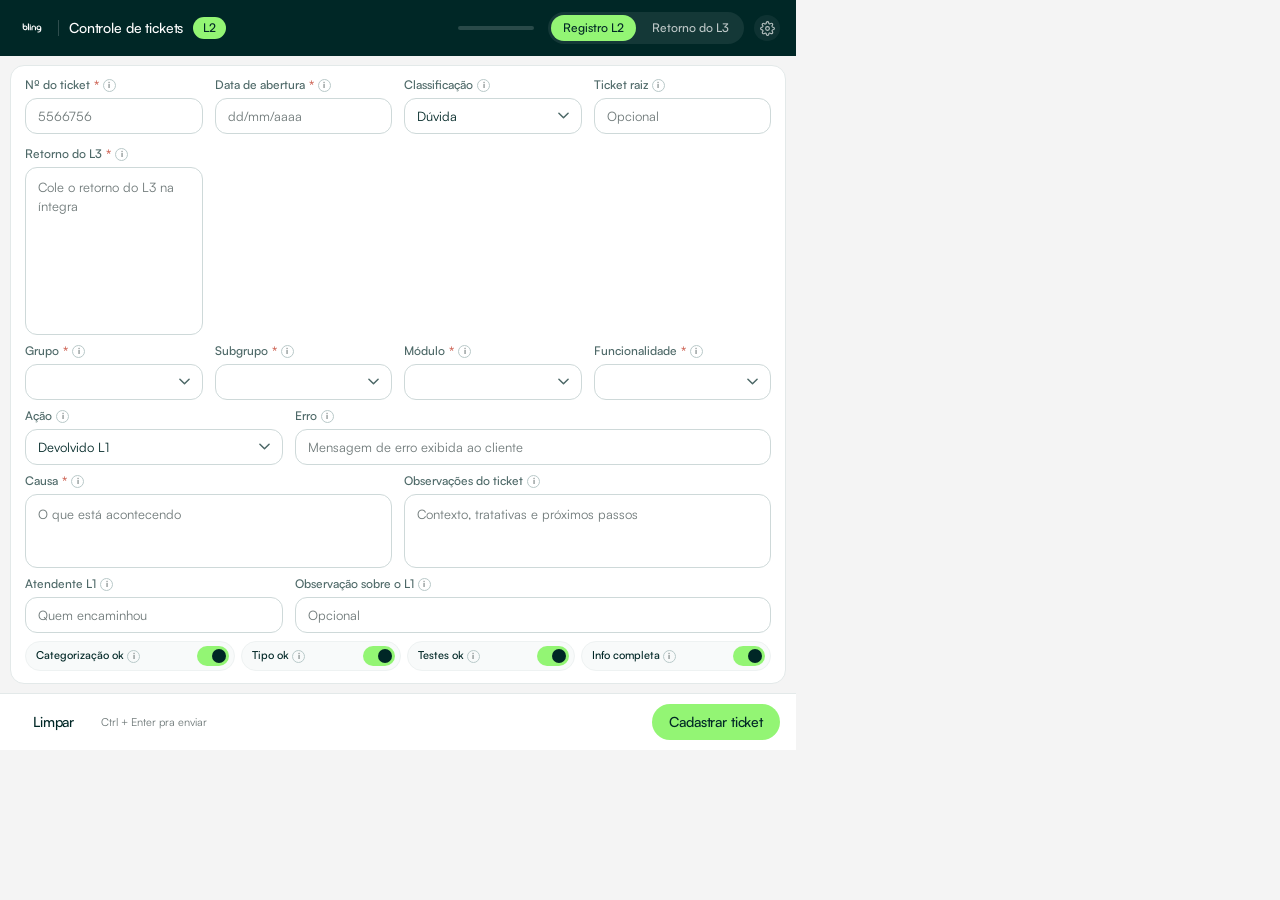
<file: controle-tickets/index.html>
<!DOCTYPE html>
<html lang="pt-BR">
<head>
	<title>Controle de Tickets</title>
	<meta charset="UTF-8">
	<script type="text/javascript" src="scripts/jquery.min.js"></script>
	<script type="text/javascript" src="scripts/jquery.mask.js"></script>
	<script type="text/javascript" src="scripts/script.js"></script>
	<link rel="stylesheet" type="text/css" href="styles/style.css">
</head>
<body>
	<div id="controle_tickets">
		<div class="topo">
			<div class="topo-marca">
				<img class="topo-logo" src="icons/bling-logo.svg" alt="Bling">
				<span class="topo-divisor"></span>
				<span class="topo-titulo">Controle de tickets</span>
				<span class="selo">L2</span>
			</div>

			<div class="topo-estado">
				<span class="progresso-texto" id="progresso_texto"></span>
				<div class="progresso-trilho">
					<div class="progresso-preenchido" id="progresso_barra"></div>
				</div>

				<div class="segmentado">
					<button type="button" class="segmentado-item is-ativo" id="informar_registro_l2">Registro L2</button>
					<button type="button" class="segmentado-item" id="informar_retorno_l3">Retorno do L3</button>
				</div>

				<button type="button" class="botao-engrenagem" id="abrir_config" title="Configurações" aria-label="Configurações"></button>
			</div>
		</div>

		<!-- guarda o modo de preenchimento; é um campo do formulário para ser
		     gravado e restaurado junto com os demais -->
		<input type="checkbox" id="modo_retorno_l3" name="modo_retorno_l3" hidden>

		<div class="corpo">
			<div class="cartao">
				<div class="linha linha-4 linha-identificacao">
					<div class="campo form-group group-item-form">
						<span class="campo-rotulo">
							<span id="rotulo_nro_ticket">Nº do ticket</span>
							<span class="obrigatorio">*</span>
							<i class="info-campo" data-info="Número do ticket a ser registrado"></i>
						</span>
						<input type="text" id="nro_ticket" name="nro_ticket" class="item-form" placeholder="5566756" inputmode="numeric">
					</div>

					<div class="campo form-group group-item-form campo-l2">
						<span class="campo-rotulo">
							Data de abertura
							<span class="obrigatorio">*</span>
							<i class="info-campo" data-info="Data em que o ticket foi aberto"></i>
						</span>
						<input type="text" id="data_abertura" name="data_abertura" class="item-form" placeholder="dd/mm/aaaa">
					</div>

					<div class="campo form-group group-item-form campo-l2">
						<span class="campo-rotulo">
							Classificação
							<i class="info-campo" data-info="Tipo do ticket: Dúvida, Problema ou Sugestão"></i>
						</span>
						<select id="classificacao" name="classificacao" class="item-form">
							<option value="D">Dúvida</option>
							<option value="T">Problema</option>
							<option value="S">Sugestão</option>
						</select>
					</div>

					<div class="campo form-group group-item-form campo-l2">
						<span class="campo-rotulo">
							Ticket raiz
							<i class="info-campo" data-info="Informe aqui o ticket original, ou seja, o primeiro ticket que registrou esse erro"></i>
						</span>
						<input type="text" id="ticket_raiz" name="ticket_raiz" class="item-form" placeholder="Opcional" inputmode="numeric">
					</div>

					<div class="campo form-group group-item-form campo-retorno-l3">
						<span class="campo-rotulo">
							Retorno do L3
							<span class="obrigatorio">*</span>
							<i class="info-campo" data-info="Cole ou descreva aqui o retorno que o L3 deu para este ticket"></i>
							<span class="campo-contador" id="contador_retorno"></span>
						</span>
						<textarea id="retorno_l3" name="retorno_l3" class="item-form textarea-retorno-l3" placeholder="Cole o retorno do L3 na íntegra"></textarea>
					</div>
				</div>

				<div class="linha linha-4 campo-l2">
					<div class="campo form-group group-item-form">
						<span class="campo-rotulo">
							Grupo
							<span class="obrigatorio">*</span>
							<i class="info-campo" data-info="Grupo do ticket"></i>
						</span>
						<select id="grupo" class="item-form">
							<optgroup label="Bling" class="opt-bling"></optgroup>
							<optgroup label="Extensão" class="opt-ext"></optgroup>
						</select>
					</div>

					<div class="campo form-group group-item-form">
						<span class="campo-rotulo">
							Subgrupo
							<span class="obrigatorio">*</span>
							<i class="info-campo" data-info="Subgrupo do ticket"></i>
						</span>
						<select id="subgrupo" class="item-form">
							<optgroup label="Bling" class="opt-bling"></optgroup>
							<optgroup label="Extensão" class="opt-ext"></optgroup>
						</select>
					</div>

					<div class="campo form-group group-item-form">
						<span class="campo-rotulo">
							Módulo
							<span class="obrigatorio">*</span>
							<i class="info-campo" data-info="Módulo do ticket"></i>
						</span>
						<select id="modulo" class="item-form">
							<optgroup label="Bling" class="opt-bling"></optgroup>
							<optgroup label="Extensão" class="opt-ext"></optgroup>
						</select>
					</div>

					<div class="campo form-group group-item-form">
						<span class="campo-rotulo">
							Funcionalidade
							<span class="obrigatorio">*</span>
							<i class="info-campo" data-info="Funcionalidade do ticket"></i>
						</span>
						<select id="funcionalidade" class="item-form">
							<optgroup label="Bling" class="opt-bling"></optgroup>
							<optgroup label="Extensão" class="opt-ext"></optgroup>
						</select>
					</div>
				</div>

				<div class="trilha campo-l2" id="trilha"></div>

				<div class="linha linha-1-2 campo-l2">
					<div class="campo form-group group-item-form">
						<span class="campo-rotulo">
							Ação
							<i class="info-campo" data-info="Informe o que vai ser feito com esse ticket. Ex.: Encaminhado para o L3"></i>
						</span>
						<select id="acao" name="acao" class="item-form">
							<option value="AN">Devolvido L1</option>
							<option value="A2">Ajustado L2 / Devolvido L1</option>
							<option value="ESD">Escalonamento desnecessário</option>
							<option value="ATR">Aguardando ticket raiz</option>
							<option value="AEX">Aguardando externos</option>
							<option value="D2">Encaminhado sugestão</option>
							<option value="RC">Encaminhado L3</option>
							<option value="ACL">Aguardando cliente</option>
						</select>
					</div>

					<div class="campo form-group group-item-form">
						<span class="campo-rotulo">
							Erro
							<i class="info-campo" data-info="Cole aqui somente a mensagem de erro do ticket. Se não tiver, deixe uma breve explicação da situação"></i>
						</span>
						<input type="text" id="erro" name="erro" class="item-form" placeholder="Mensagem de erro exibida ao cliente">
					</div>
				</div>

				<div class="linha linha-2 campo-l2">
					<div class="campo form-group group-item-form">
						<span class="campo-rotulo">
							Causa
							<span class="obrigatorio" id="obrigatorio_causa">*</span>
							<i class="info-campo" data-info="Descreva a situação que está ocorrendo neste ticket. Não é obrigatória quando a classificação é Sugestão"></i>
						</span>
						<textarea id="causa" name="causa" class="item-form" placeholder="O que está acontecendo"></textarea>
					</div>

					<div class="campo form-group group-item-form">
						<span class="campo-rotulo">
							Observações do ticket
							<i class="info-campo" data-info="Informe observações sobre o ticket"></i>
						</span>
						<textarea id="obs" name="obs" class="item-form" placeholder="Contexto, tratativas e próximos passos"></textarea>
					</div>
				</div>

				<div class="linha linha-1-2 campo-l2">
					<div class="campo form-group group-item-form">
						<span class="campo-rotulo">
							<span id="rotulo_nome_atendente">Atendente L1</span>
							<i class="info-campo" data-info="Nome do atendente L1 que encaminhou o ticket"></i>
						</span>
						<input type="text" id="nome_atendente" name="nome_atendente" class="item-form" placeholder="Quem encaminhou">
					</div>

					<div class="campo form-group group-item-form">
						<span class="campo-rotulo">
							Observação sobre o L1
							<i class="info-campo" data-info="Observação sobre o atendimento feito pelo L1"></i>
						</span>
						<input type="text" id="obs_l1" name="obs_l1" class="item-form" placeholder="Opcional">
					</div>
				</div>

				<div class="pilulas campo-l2">
					<div class="pilula">
						<span class="pilula-rotulo">
							Categorização ok
							<i class="info-campo" data-info="A categorização (grupo, subgrupo, módulo e funcionalidade) escolhida pelo L1 está correta? Ativado = Sim; Desativado = Não"></i>
						</span>
						<label class="switch">
							<input type="checkbox" id="classificacao_certa" name="classificacao_certa" checked>
							<span class="switch-trilho"></span>
						</label>
					</div>

					<div class="pilula">
						<span class="pilula-rotulo">
							Tipo ok
							<i class="info-campo" data-info="O tipo do ticket (Dúvida, Problema ou Sugestão) está correto? Ativado = Sim; Desativado = Não"></i>
						</span>
						<label class="switch">
							<input type="checkbox" id="tipo_correto" name="tipo_correto" checked>
							<span class="switch-trilho"></span>
						</label>
					</div>

					<div class="pilula">
						<span class="pilula-rotulo">
							Testes ok
							<i class="info-campo" data-info="O L1 efetuou testes antes de encaminhar? Ativado = Sim; Desativado = Não"></i>
						</span>
						<label class="switch">
							<input type="checkbox" id="testes" name="testes" checked>
							<span class="switch-trilho"></span>
						</label>
					</div>

					<div class="pilula">
						<span class="pilula-rotulo">
							Info completa
							<i class="info-campo" data-info="As informações passadas no ticket estão completas? Ativado = Sim; Desativado = Não"></i>
						</span>
						<label class="switch">
							<input type="checkbox" id="finfo" name="finfo" checked>
							<span class="switch-trilho"></span>
						</label>
					</div>

				</div>
			</div>
		</div>

		<div class="rodape">
			<div class="rodape-esquerda">
				<button type="button" id="limpar" class="botao botao-fantasma">Limpar</button>
				<span class="rodape-dica">Ctrl + Enter pra enviar</span>
			</div>

			<button type="button" id="enviar_controle_tickets" class="botao botao-primario">Cadastrar ticket</button>
		</div>
	</div>

	<!-- os campos da configuração ficam fora de #controle_tickets de propósito: é
	     o que garante que o "Limpar" e o cadastro de um ticket, que só mexem nos
	     campos de dentro do formulário, nunca apaguem essa configuração -->
	<div class="config" id="config" hidden>
		<div class="config-painel" role="dialog" aria-modal="true" aria-labelledby="config_titulo">
			<div class="config-topo">
				<span class="config-titulo" id="config_titulo">Configurações</span>
				<button type="button" class="config-fechar" id="fechar_config" aria-label="Fechar">&times;</button>
			</div>

			<div class="config-corpo">
				<p class="config-nota">
					As duas planilhas são obrigatórias: cada ticket cadastrado é gravado nas
					duas. Cole o link do jeito que estiver — da barra de endereço, de um
					compartilhamento do Drive ou só o ID — e informe o nome da aba. Fica gravado
					na sua conta do Chrome: não se perde ao limpar o cache, ao cadastrar tickets
					nem ao clicar em Limpar.
				</p>

				<div class="config-bloco">
					<span class="config-bloco-titulo">
						Planilha de tickets
						<span class="obrigatorio">*</span>
					</span>

					<div class="linha linha-2-1">
						<div class="campo">
							<span class="campo-rotulo">Link da planilha</span>
							<input type="text" id="config_planilha_link" class="item-form" placeholder="https://docs.google.com/spreadsheets/d/..." spellcheck="false">
						</div>

						<div class="campo">
							<span class="campo-rotulo">Nome da aba</span>
							<input type="text" id="config_planilha_aba" class="item-form" placeholder="Tickets" spellcheck="false">
						</div>
					</div>
				</div>

				<div class="config-bloco">
					<span class="config-bloco-titulo">
						Planilha Compartilhada
						<span class="obrigatorio">*</span>
					</span>

					<div class="linha linha-2-1">
						<div class="campo">
							<span class="campo-rotulo">Link da planilha</span>
							<input type="text" id="config_base_link" class="item-form" placeholder="https://docs.google.com/spreadsheets/d/..." spellcheck="false">
						</div>

						<div class="campo">
							<span class="campo-rotulo">Nome da aba</span>
							<input type="text" id="config_base_aba" class="item-form" placeholder="Fiscal" spellcheck="false">
						</div>
					</div>
				</div>
			</div>

			<div class="config-rodape">
				<span class="config-recado" id="config_recado"></span>
				<button type="button" class="botao botao-fantasma" id="cancelar_config">Cancelar</button>
				<button type="button" class="botao botao-primario" id="salvar_config">Salvar</button>
			</div>
		</div>
	</div>

	<div class="modal-wait" style="display: none;"></div>
	<div class="wait" style="display: none;">
		<div class="loading"></div>
		<div class="checkmark">
			<div class="checkmark-stem"></div>
			<div class="checkmark-kick"></div>
		</div>
	</div>
</body>
</html>
</file>
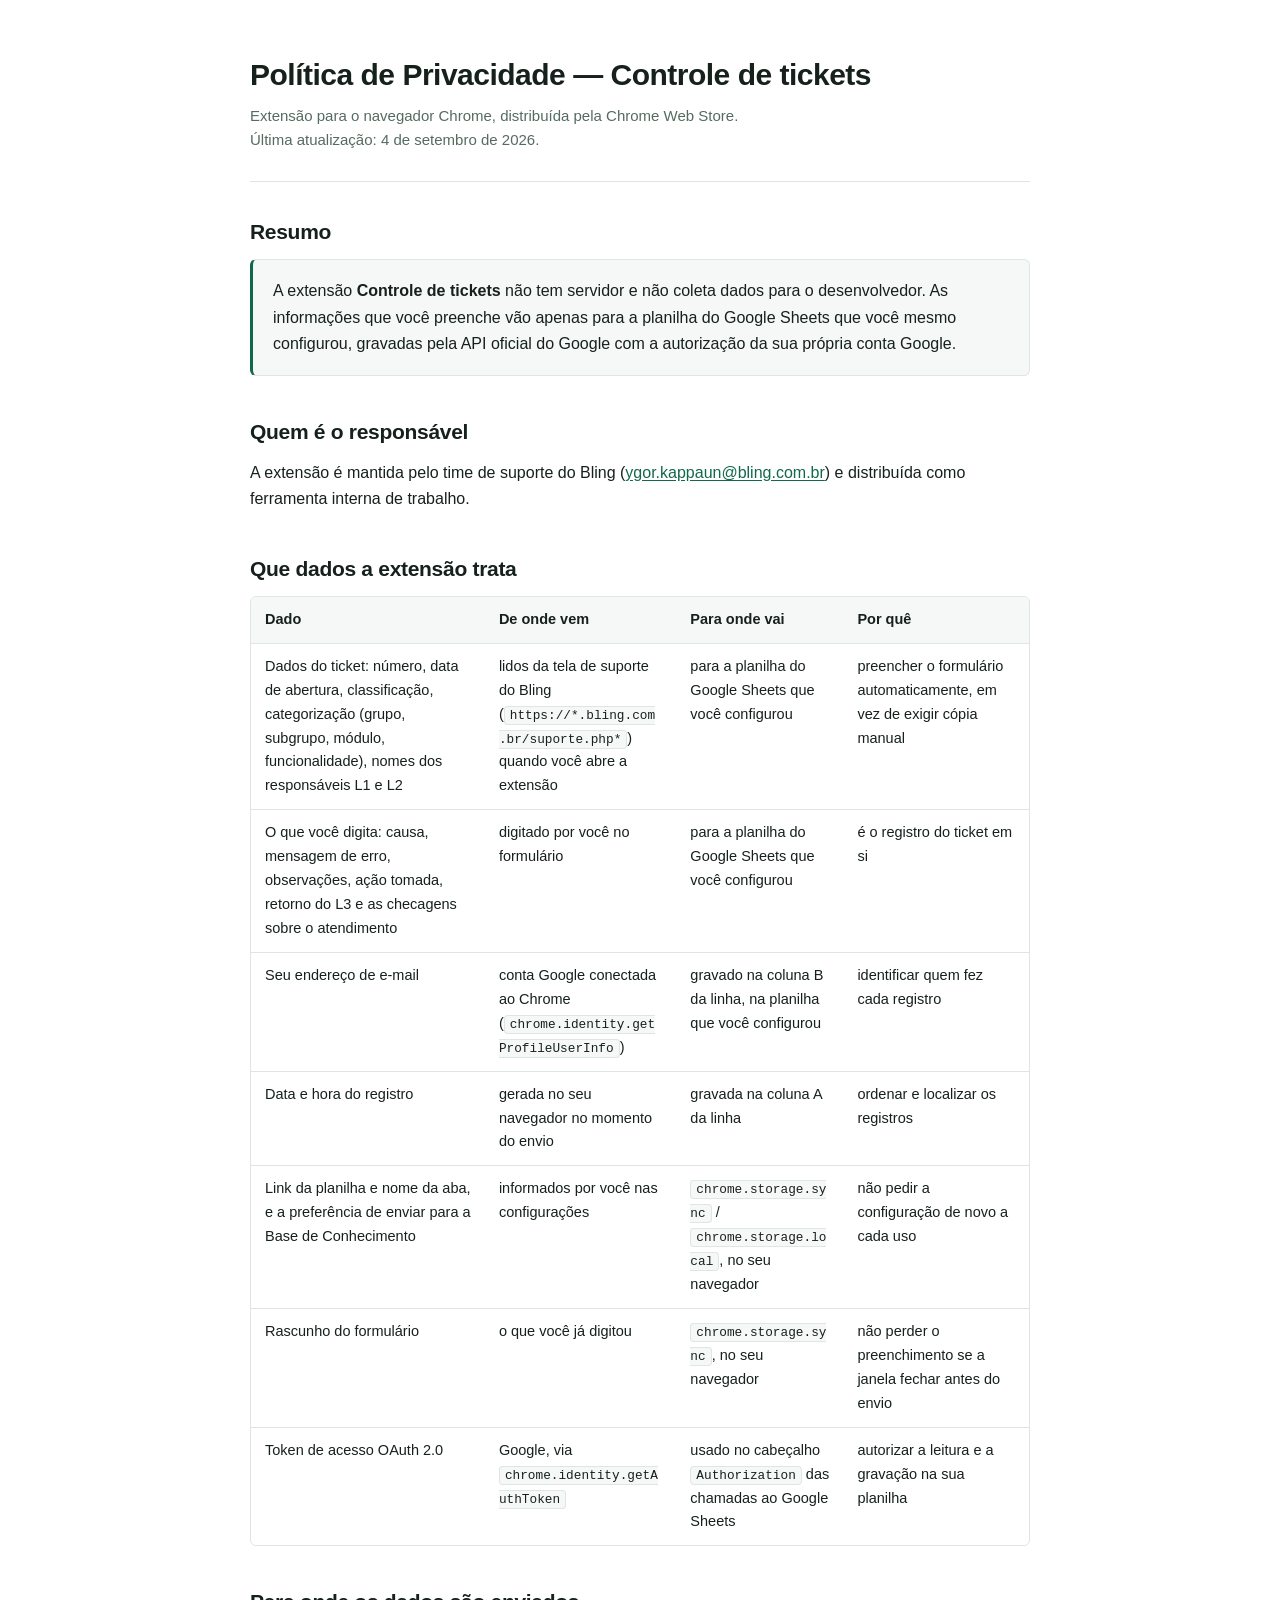
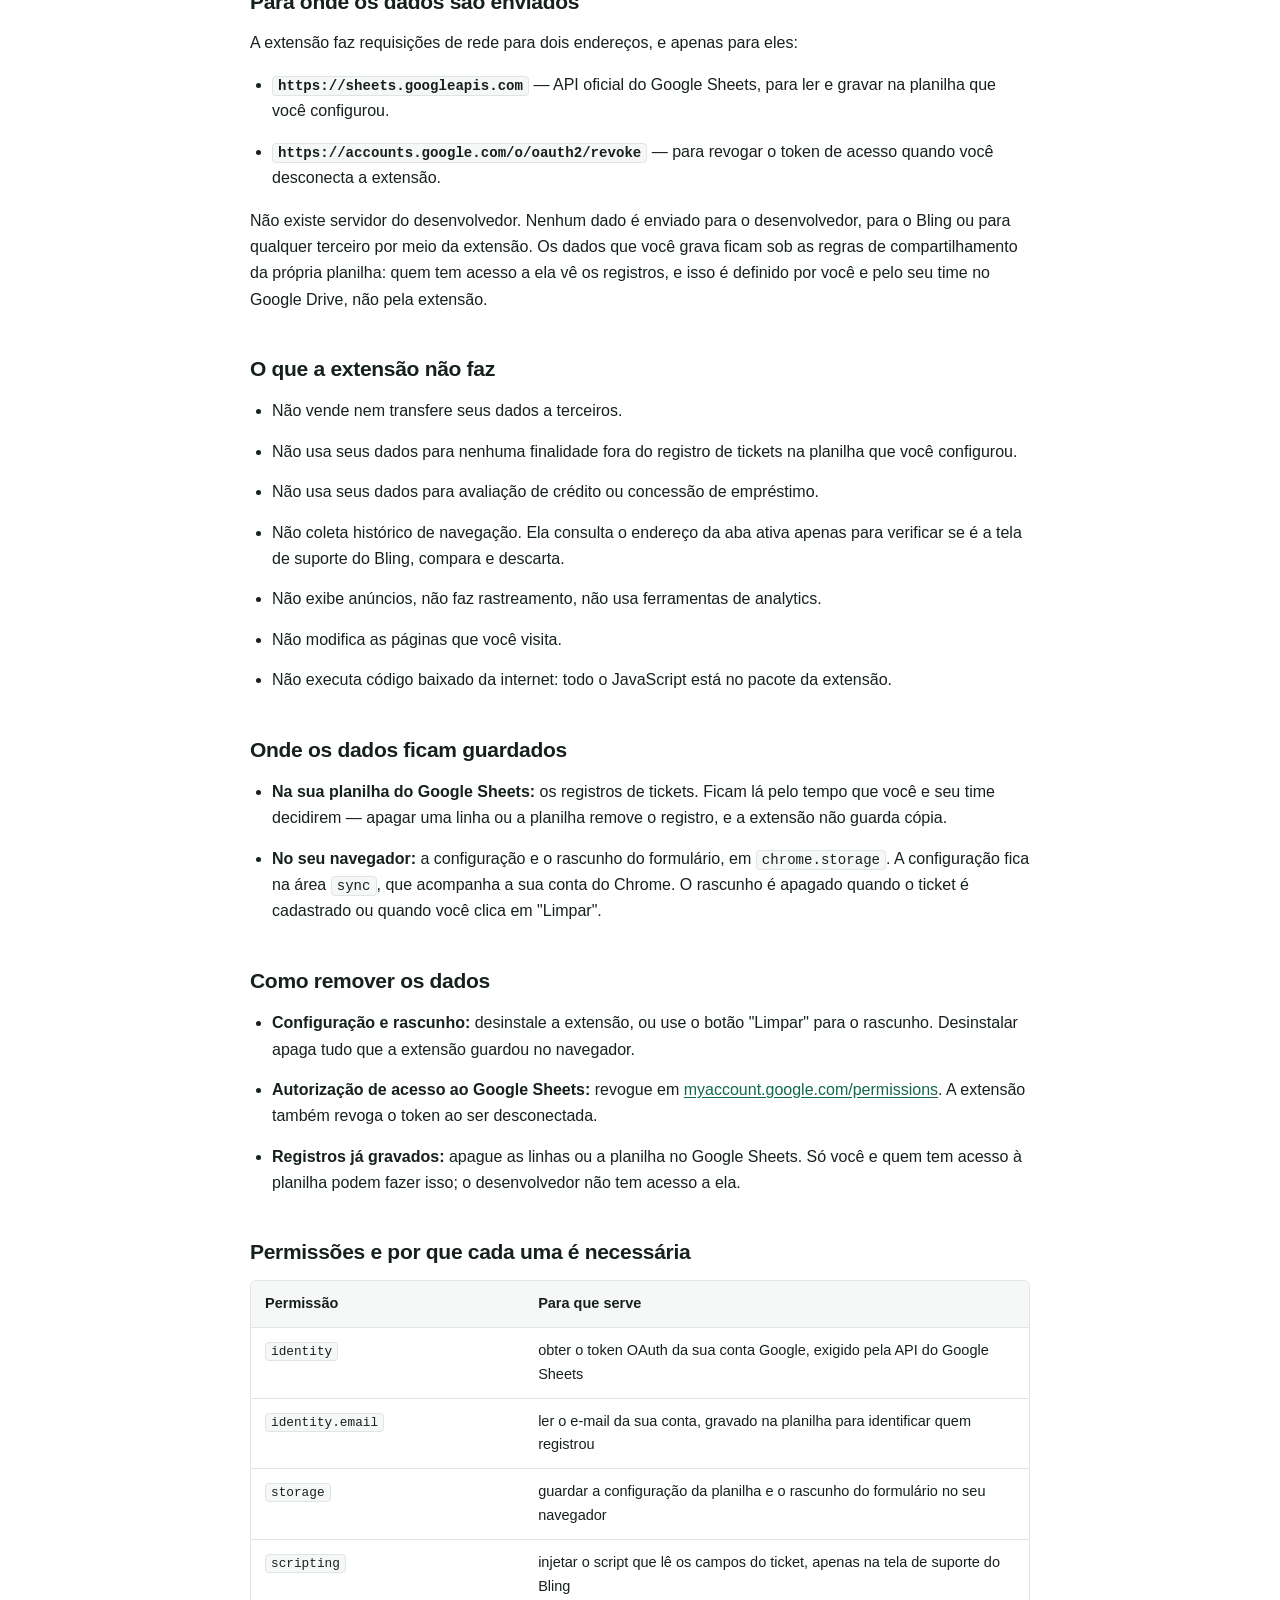
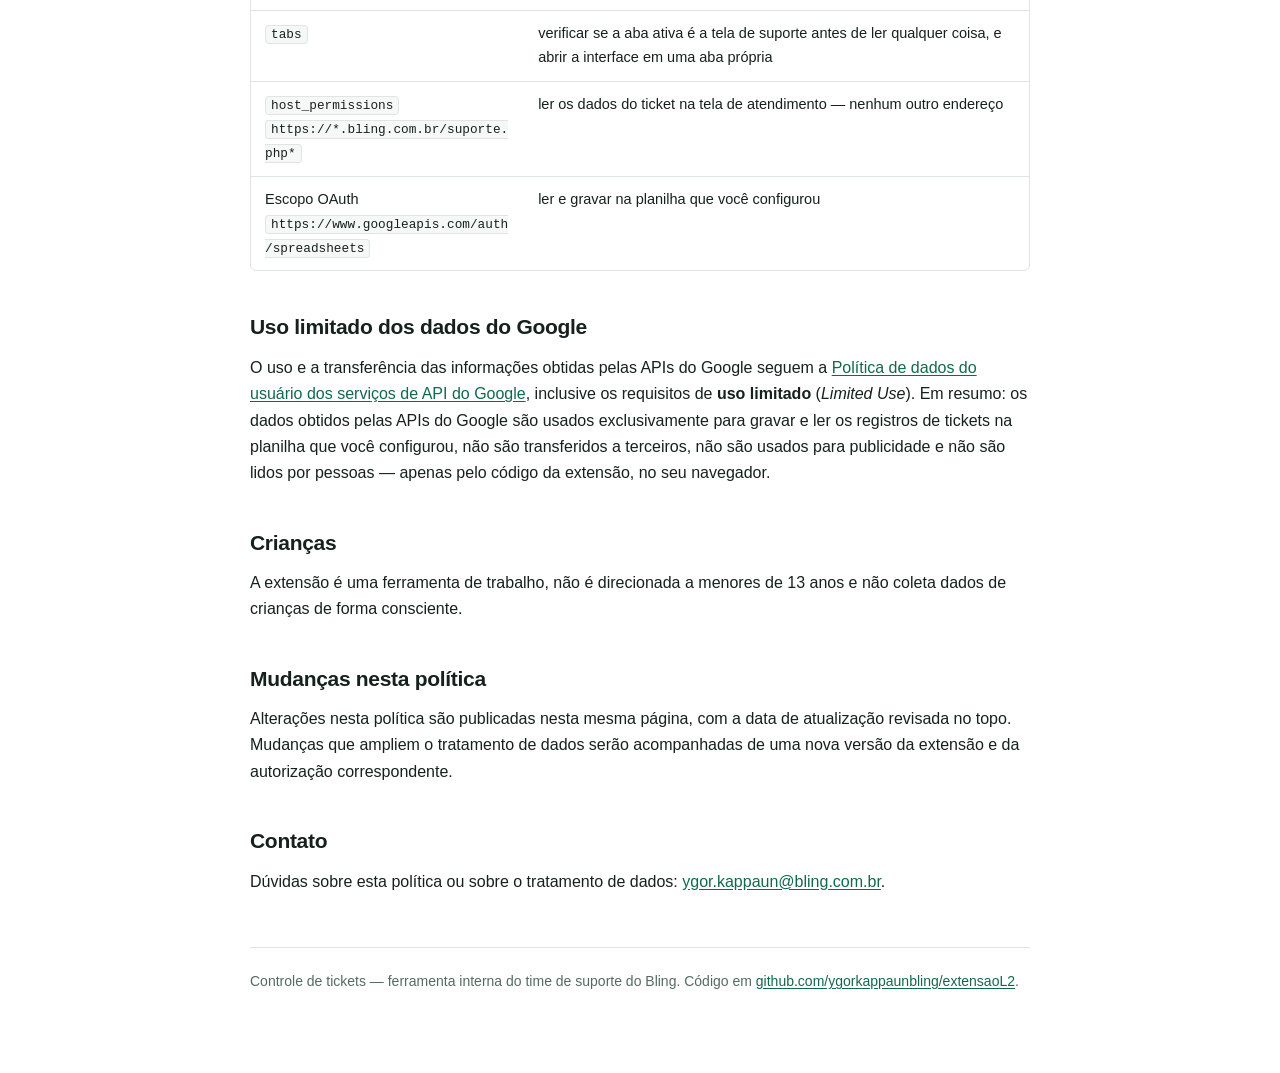
<file: docs/index.html>
<!DOCTYPE html>
<html lang="pt-BR">
<head>
<meta charset="UTF-8">
<meta name="viewport" content="width=device-width, initial-scale=1">
<title>Política de Privacidade — Controle de tickets</title>
<meta name="description" content="Política de privacidade da extensão Controle de tickets, do time de suporte do Bling.">
<style>
	:root {
		--fundo: #ffffff;
		--fundo-suave: #f6f8f7;
		--texto: #16211c;
		--texto-suave: #566b60;
		--borda: #dfe6e2;
		--destaque: #12694a;
		--largura: 780px;
	}

	@media (prefers-color-scheme: dark) {
		:root {
			--fundo: #0d1512;
			--fundo-suave: #131f1a;
			--texto: #e7f0ea;
			--texto-suave: #9fb5aa;
			--borda: #24352d;
			--destaque: #7ddba4;
		}
	}

	* { box-sizing: border-box; }

	body {
		margin: 0;
		padding: 0 20px 80px;
		background: var(--fundo);
		color: var(--texto);
		font: 16px/1.65 -apple-system, BlinkMacSystemFont, 'Segoe UI', Roboto, Helvetica, Arial, sans-serif;
		-webkit-text-size-adjust: 100%;
	}

	.pagina {
		max-width: var(--largura);
		margin: 0 auto;
	}

	header {
		padding: 56px 0 28px;
		border-bottom: 1px solid var(--borda);
		margin-bottom: 36px;
	}

	h1 {
		margin: 0 0 10px;
		font-size: 30px;
		line-height: 1.25;
		letter-spacing: -0.5px;
	}

	.subtitulo {
		margin: 0;
		color: var(--texto-suave);
		font-size: 15px;
	}

	h2 {
		margin: 42px 0 14px;
		font-size: 21px;
		line-height: 1.3;
		letter-spacing: -0.3px;
	}

	h2:first-of-type { margin-top: 0; }

	p, li { margin: 0 0 14px; }

	ul { padding-left: 22px; }

	a {
		color: var(--destaque);
		text-decoration: underline;
		text-underline-offset: 2px;
		overflow-wrap: anywhere;
	}

	code {
		background: var(--fundo-suave);
		border: 1px solid var(--borda);
		border-radius: 4px;
		padding: 1px 5px;
		font-family: ui-monospace, SFMono-Regular, Menlo, Consolas, monospace;
		font-size: 0.88em;
		overflow-wrap: anywhere;
	}

	.resumo {
		background: var(--fundo-suave);
		border: 1px solid var(--borda);
		border-left: 3px solid var(--destaque);
		border-radius: 6px;
		padding: 18px 20px 4px;
		margin-bottom: 8px;
	}

	.tabela-rolagem {
		overflow-x: auto;
		margin: 0 0 20px;
		border: 1px solid var(--borda);
		border-radius: 6px;
	}

	table {
		border-collapse: collapse;
		width: 100%;
		min-width: 540px;
		font-size: 14.5px;
	}

	th, td {
		text-align: left;
		vertical-align: top;
		padding: 11px 14px;
		border-bottom: 1px solid var(--borda);
	}

	th {
		background: var(--fundo-suave);
		font-weight: 600;
		white-space: nowrap;
	}

	tr:last-child td { border-bottom: 0; }

	footer {
		margin-top: 52px;
		padding-top: 22px;
		border-top: 1px solid var(--borda);
		color: var(--texto-suave);
		font-size: 14px;
	}
</style>
</head>
<body>
<div class="pagina">

<header>
	<h1>Política de Privacidade — Controle de tickets</h1>
	<p class="subtitulo">
		Extensão para o navegador Chrome, distribuída pela Chrome Web Store.<br>
		Última atualização: 4 de setembro de 2026.
	</p>
</header>

<h2>Resumo</h2>

<div class="resumo">
	<p>
		A extensão <strong>Controle de tickets</strong> não tem servidor e não coleta
		dados para o desenvolvedor. As informações que você preenche vão apenas para a
		planilha do Google Sheets que você mesmo configurou, gravadas pela API oficial
		do Google com a autorização da sua própria conta Google.
	</p>
</div>

<h2>Quem é o responsável</h2>

<p>
	A extensão é mantida pelo time de suporte do Bling
	(<a href="mailto:ygor.kappaun@bling.com.br">ygor.kappaun@bling.com.br</a>) e
	distribuída como ferramenta interna de trabalho.
</p>

<h2>Que dados a extensão trata</h2>

<div class="tabela-rolagem">
<table>
	<thead>
		<tr>
			<th>Dado</th>
			<th>De onde vem</th>
			<th>Para onde vai</th>
			<th>Por quê</th>
		</tr>
	</thead>
	<tbody>
		<tr>
			<td>Dados do ticket: número, data de abertura, classificação, categorização (grupo, subgrupo, módulo, funcionalidade), nomes dos responsáveis L1 e L2</td>
			<td>lidos da tela de suporte do Bling (<code>https://*.bling.com.br/suporte.php*</code>) quando você abre a extensão</td>
			<td>para a planilha do Google Sheets que você configurou</td>
			<td>preencher o formulário automaticamente, em vez de exigir cópia manual</td>
		</tr>
		<tr>
			<td>O que você digita: causa, mensagem de erro, observações, ação tomada, retorno do L3 e as checagens sobre o atendimento</td>
			<td>digitado por você no formulário</td>
			<td>para a planilha do Google Sheets que você configurou</td>
			<td>é o registro do ticket em si</td>
		</tr>
		<tr>
			<td>Seu endereço de e-mail</td>
			<td>conta Google conectada ao Chrome (<code>chrome.identity.getProfileUserInfo</code>)</td>
			<td>gravado na coluna B da linha, na planilha que você configurou</td>
			<td>identificar quem fez cada registro</td>
		</tr>
		<tr>
			<td>Data e hora do registro</td>
			<td>gerada no seu navegador no momento do envio</td>
			<td>gravada na coluna A da linha</td>
			<td>ordenar e localizar os registros</td>
		</tr>
		<tr>
			<td>Link da planilha e nome da aba, e a preferência de enviar para a Base de Conhecimento</td>
			<td>informados por você nas configurações</td>
			<td><code>chrome.storage.sync</code> / <code>chrome.storage.local</code>, no seu navegador</td>
			<td>não pedir a configuração de novo a cada uso</td>
		</tr>
		<tr>
			<td>Rascunho do formulário</td>
			<td>o que você já digitou</td>
			<td><code>chrome.storage.sync</code>, no seu navegador</td>
			<td>não perder o preenchimento se a janela fechar antes do envio</td>
		</tr>
		<tr>
			<td>Token de acesso OAuth 2.0</td>
			<td>Google, via <code>chrome.identity.getAuthToken</code></td>
			<td>usado no cabeçalho <code>Authorization</code> das chamadas ao Google Sheets</td>
			<td>autorizar a leitura e a gravação na sua planilha</td>
		</tr>
	</tbody>
</table>
</div>

<h2>Para onde os dados são enviados</h2>

<p>A extensão faz requisições de rede para dois endereços, e apenas para eles:</p>

<ul>
	<li><strong><code>https://sheets.googleapis.com</code></strong> — API oficial do Google Sheets, para ler e gravar na planilha que você configurou.</li>
	<li><strong><code>https://accounts.google.com/o/oauth2/revoke</code></strong> — para revogar o token de acesso quando você desconecta a extensão.</li>
</ul>

<p>
	Não existe servidor do desenvolvedor. Nenhum dado é enviado para o desenvolvedor,
	para o Bling ou para qualquer terceiro por meio da extensão. Os dados que você
	grava ficam sob as regras de compartilhamento da própria planilha: quem tem acesso
	a ela vê os registros, e isso é definido por você e pelo seu time no Google Drive,
	não pela extensão.
</p>

<h2>O que a extensão não faz</h2>

<ul>
	<li>Não vende nem transfere seus dados a terceiros.</li>
	<li>Não usa seus dados para nenhuma finalidade fora do registro de tickets na planilha que você configurou.</li>
	<li>Não usa seus dados para avaliação de crédito ou concessão de empréstimo.</li>
	<li>Não coleta histórico de navegação. Ela consulta o endereço da aba ativa apenas para verificar se é a tela de suporte do Bling, compara e descarta.</li>
	<li>Não exibe anúncios, não faz rastreamento, não usa ferramentas de analytics.</li>
	<li>Não modifica as páginas que você visita.</li>
	<li>Não executa código baixado da internet: todo o JavaScript está no pacote da extensão.</li>
</ul>

<h2>Onde os dados ficam guardados</h2>

<ul>
	<li><strong>Na sua planilha do Google Sheets:</strong> os registros de tickets. Ficam lá pelo tempo que você e seu time decidirem — apagar uma linha ou a planilha remove o registro, e a extensão não guarda cópia.</li>
	<li><strong>No seu navegador:</strong> a configuração e o rascunho do formulário, em <code>chrome.storage</code>. A configuração fica na área <code>sync</code>, que acompanha a sua conta do Chrome. O rascunho é apagado quando o ticket é cadastrado ou quando você clica em "Limpar".</li>
</ul>

<h2>Como remover os dados</h2>

<ul>
	<li><strong>Configuração e rascunho:</strong> desinstale a extensão, ou use o botão "Limpar" para o rascunho. Desinstalar apaga tudo que a extensão guardou no navegador.</li>
	<li><strong>Autorização de acesso ao Google Sheets:</strong> revogue em <a href="https://myaccount.google.com/permissions">myaccount.google.com/permissions</a>. A extensão também revoga o token ao ser desconectada.</li>
	<li><strong>Registros já gravados:</strong> apague as linhas ou a planilha no Google Sheets. Só você e quem tem acesso à planilha podem fazer isso; o desenvolvedor não tem acesso a ela.</li>
</ul>

<h2>Permissões e por que cada uma é necessária</h2>

<div class="tabela-rolagem">
<table>
	<thead>
		<tr>
			<th>Permissão</th>
			<th>Para que serve</th>
		</tr>
	</thead>
	<tbody>
		<tr>
			<td><code>identity</code></td>
			<td>obter o token OAuth da sua conta Google, exigido pela API do Google Sheets</td>
		</tr>
		<tr>
			<td><code>identity.email</code></td>
			<td>ler o e-mail da sua conta, gravado na planilha para identificar quem registrou</td>
		</tr>
		<tr>
			<td><code>storage</code></td>
			<td>guardar a configuração da planilha e o rascunho do formulário no seu navegador</td>
		</tr>
		<tr>
			<td><code>scripting</code></td>
			<td>injetar o script que lê os campos do ticket, apenas na tela de suporte do Bling</td>
		</tr>
		<tr>
			<td><code>tabs</code></td>
			<td>verificar se a aba ativa é a tela de suporte antes de ler qualquer coisa, e abrir a interface em uma aba própria</td>
		</tr>
		<tr>
			<td><code>host_permissions</code><br><code>https://*.bling.com.br/suporte.php*</code></td>
			<td>ler os dados do ticket na tela de atendimento — nenhum outro endereço</td>
		</tr>
		<tr>
			<td>Escopo OAuth<br><code>https://www.googleapis.com/auth/spreadsheets</code></td>
			<td>ler e gravar na planilha que você configurou</td>
		</tr>
	</tbody>
</table>
</div>

<h2>Uso limitado dos dados do Google</h2>

<p>
	O uso e a transferência das informações obtidas pelas APIs do Google seguem a
	<a href="https://developers.google.com/terms/api-services-user-data-policy">Política de dados do usuário dos serviços de API do Google</a>,
	inclusive os requisitos de <strong>uso limitado</strong> (<em>Limited Use</em>). Em
	resumo: os dados obtidos pelas APIs do Google são usados exclusivamente para gravar
	e ler os registros de tickets na planilha que você configurou, não são transferidos
	a terceiros, não são usados para publicidade e não são lidos por pessoas — apenas
	pelo código da extensão, no seu navegador.
</p>

<h2>Crianças</h2>

<p>
	A extensão é uma ferramenta de trabalho, não é direcionada a menores de 13 anos e
	não coleta dados de crianças de forma consciente.
</p>

<h2>Mudanças nesta política</h2>

<p>
	Alterações nesta política são publicadas nesta mesma página, com a data de
	atualização revisada no topo. Mudanças que ampliem o tratamento de dados serão
	acompanhadas de uma nova versão da extensão e da autorização correspondente.
</p>

<h2>Contato</h2>

<p>
	Dúvidas sobre esta política ou sobre o tratamento de dados:
	<a href="mailto:ygor.kappaun@bling.com.br">ygor.kappaun@bling.com.br</a>.
</p>

<footer>
	Controle de tickets — ferramenta interna do time de suporte do Bling.
	Código em <a href="https://github.com/ygorkappaunbling/extensaoL2">github.com/ygorkappaunbling/extensaoL2</a>.
</footer>

</div>
</body>
</html>
</file>
<file: controle-tickets/styles/style.css>
/* Controle de Tickets L2 — interface baseada no design system Bling.
   Os tokens abaixo vêm do arquivo do Claude Design; alterar por aqui reflete
   em toda a extensão. */

@font-face {
	font-family: 'Satoshi';
	src: url('../fonts/Satoshi-Regular.woff2') format('woff2');
	font-weight: 400;
	font-style: normal;
	font-display: swap;
}

@font-face {
	font-family: 'Satoshi';
	src: url('../fonts/Satoshi-Medium.woff2') format('woff2');
	font-weight: 500;
	font-style: normal;
	font-display: swap;
}

@font-face {
	font-family: 'Satoshi';
	src: url('../fonts/Satoshi-Bold.woff2') format('woff2');
	font-weight: 700;
	font-style: normal;
	font-display: swap;
}

:root {
	--font-sans: 'Satoshi', ui-sans-serif, system-ui, -apple-system, 'Segoe UI', Roboto, 'Helvetica Neue', Arial, sans-serif;

	--bling-green: #93F574;
	--bling-dark-green: #002726;
	--bling-gray: #F4F4F4;
	--bling-white: #FFFFFF;

	--green-600: #84DD68;
	--green-700: #589346;

	--mist-100: #F8FAFA;
	--mist-200: #EEF2F2;
	--mist-300: #E3E9E9;
	--mist-400: #CED9D9;
	--mist-500: #B9C9C9;
	--mist-700: #6F7979;

	--purple-100: #EBE9FF;
	--purple-300: #B7B0FF;

	--danger: #C64B3A;
	--danger-soft: #F5DDD8;

	--surface: var(--bling-white);
	--text-primary: #002726;
	--text-secondary: #4D6867;
	--text-muted: var(--mist-700);

	--radius-md: 12px;
	--radius-card: 14px;
	--radius-pill: 999px;

	--shadow-md: 0 8px 20px rgba(0, 39, 38, .10);

	--ease-out: cubic-bezier(.22, .61, .36, 1);
}

* {
	box-sizing: border-box;
}

body {
	width: 796px;
	margin: 0;
	background: var(--bling-gray);
	font-family: var(--font-sans);
	font-size: 13px;
	color: var(--text-primary);
	-webkit-font-smoothing: antialiased;
}

/* ---------------------------------------------------------------- cabeçalho */

.topo {
	display: flex;
	align-items: center;
	justify-content: space-between;
	gap: 16px;
	padding: 12px 16px;
	background: var(--bling-dark-green);
}

.topo-marca {
	display: flex;
	align-items: center;
	gap: 10px;
	min-width: 0;
}

.topo-logo {
	display: block;
	height: 16px;
	width: auto;
}

.topo-divisor {
	width: 1px;
	height: 16px;
	background: rgba(255, 255, 255, .18);
}

.topo-titulo {
	font-size: 14px;
	font-weight: 500;
	color: var(--bling-white);
	letter-spacing: -.01em;
	white-space: nowrap;
}

.selo {
	padding: 3px 10px;
	border-radius: var(--radius-pill);
	background: var(--bling-green);
	font-size: 12px;
	font-weight: 500;
	line-height: 1.4;
	color: var(--bling-dark-green);
}

.topo-estado {
	display: flex;
	align-items: center;
	gap: 10px;
}

.progresso-texto {
	font-size: 11.5px;
	font-weight: 500;
	color: rgba(255, 255, 255, .7);
	white-space: nowrap;
}

.progresso-trilho {
	width: 76px;
	height: 4px;
	border-radius: var(--radius-pill);
	background: rgba(255, 255, 255, .16);
	overflow: hidden;
}

.progresso-preenchido {
	height: 100%;
	width: 0;
	border-radius: var(--radius-pill);
	background: var(--bling-green);
	transition: width 360ms var(--ease-out);
}

/* alternância entre o registro do ticket e o retorno do L3 */
.segmentado {
	display: flex;
	align-items: center;
	gap: 4px;
	margin-left: 4px;
	padding: 3px;
	border-radius: var(--radius-pill);
	background: rgba(255, 255, 255, .08);
}

.segmentado-item {
	padding: 5px 12px;
	border: none;
	border-radius: var(--radius-pill);
	background: transparent;
	font-family: inherit;
	font-size: 12px;
	font-weight: 500;
	color: rgba(255, 255, 255, .72);
	white-space: nowrap;
	cursor: pointer;
	transition: background 200ms var(--ease-out), color 200ms var(--ease-out);
}

.segmentado-item:hover {
	color: var(--bling-white);
}

.segmentado-item.is-ativo {
	background: var(--bling-green);
	color: var(--bling-dark-green);
}

.botao-engrenagem {
	flex-shrink: 0;
	width: 26px;
	height: 26px;
	padding: 0;
	border: none;
	border-radius: var(--radius-pill);
	background: rgba(255, 255, 255, .08) url("data:image/svg+xml,%3Csvg xmlns='http://www.w3.org/2000/svg' viewBox='0 0 24 24' fill='none' stroke='%23FFFFFF' stroke-width='1.8' stroke-linecap='round' stroke-linejoin='round'%3E%3Ccircle cx='12' cy='12' r='3'/%3E%3Cpath d='M19.4 15a1.65 1.65 0 0 0 .33 1.82l.06.06a2 2 0 1 1-2.83 2.83l-.06-.06a1.65 1.65 0 0 0-1.82-.33 1.65 1.65 0 0 0-1 1.51V21a2 2 0 1 1-4 0v-.09A1.65 1.65 0 0 0 9 19.4a1.65 1.65 0 0 0-1.82.33l-.06.06a2 2 0 1 1-2.83-2.83l.06-.06a1.65 1.65 0 0 0 .33-1.82 1.65 1.65 0 0 0-1.51-1H3a2 2 0 1 1 0-4h.09A1.65 1.65 0 0 0 4.6 9a1.65 1.65 0 0 0-.33-1.82l-.06-.06a2 2 0 1 1 2.83-2.83l.06.06A1.65 1.65 0 0 0 9 4.6a1.65 1.65 0 0 0 1-1.51V3a2 2 0 1 1 4 0v.09a1.65 1.65 0 0 0 1 1.51 1.65 1.65 0 0 0 1.82-.33l.06-.06a2 2 0 1 1 2.83 2.83l-.06.06a1.65 1.65 0 0 0-.33 1.82V9a1.65 1.65 0 0 0 1.51 1H21a2 2 0 1 1 0 4h-.09a1.65 1.65 0 0 0-1.51 1z'/%3E%3C/svg%3E") no-repeat center;
	background-size: 15px;
	cursor: pointer;
	opacity: .72;
	transition: opacity 160ms var(--ease-out), background-color 160ms var(--ease-out);
}

.botao-engrenagem:hover {
	background-color: rgba(255, 255, 255, .18);
	opacity: 1;
}

/* chama a atenção enquanto a planilha de tickets ainda não foi informada */
.botao-engrenagem.is-pendente {
	background-color: var(--bling-green);
	background-image: url("data:image/svg+xml,%3Csvg xmlns='http://www.w3.org/2000/svg' viewBox='0 0 24 24' fill='none' stroke='%23002726' stroke-width='1.8' stroke-linecap='round' stroke-linejoin='round'%3E%3Ccircle cx='12' cy='12' r='3'/%3E%3Cpath d='M19.4 15a1.65 1.65 0 0 0 .33 1.82l.06.06a2 2 0 1 1-2.83 2.83l-.06-.06a1.65 1.65 0 0 0-1.82-.33 1.65 1.65 0 0 0-1 1.51V21a2 2 0 1 1-4 0v-.09A1.65 1.65 0 0 0 9 19.4a1.65 1.65 0 0 0-1.82.33l-.06.06a2 2 0 1 1-2.83-2.83l.06-.06a1.65 1.65 0 0 0 .33-1.82 1.65 1.65 0 0 0-1.51-1H3a2 2 0 1 1 0-4h.09A1.65 1.65 0 0 0 4.6 9a1.65 1.65 0 0 0-.33-1.82l-.06-.06a2 2 0 1 1 2.83-2.83l.06.06A1.65 1.65 0 0 0 9 4.6a1.65 1.65 0 0 0 1-1.51V3a2 2 0 1 1 4 0v.09a1.65 1.65 0 0 0 1 1.51 1.65 1.65 0 0 0 1.82-.33l.06-.06a2 2 0 1 1 2.83 2.83l-.06.06a1.65 1.65 0 0 0-.33 1.82V9a1.65 1.65 0 0 0 1.51 1H21a2 2 0 1 1 0 4h-.09a1.65 1.65 0 0 0-1.51 1z'/%3E%3C/svg%3E");
	opacity: 1;
}

/* --------------------------------------------------------------- formulário */

.corpo {
	display: flex;
	flex-direction: column;
	gap: 10px;
	padding: 9px 10px;
}

.cartao {
	display: flex;
	flex-direction: column;
	gap: 8px;
	padding: 11px 14px 12px;
	background: var(--surface);
	border: 1px solid var(--mist-300);
	border-radius: var(--radius-card);
}

.linha {
	display: grid;
	gap: 12px;
}

.linha-4 {
	grid-template-columns: repeat(4, minmax(0, 1fr));
}

.linha-2 {
	grid-template-columns: repeat(2, minmax(0, 1fr));
}

/* campo curto à esquerda e campo largo à direita */
.linha-1-2 {
	grid-template-columns: minmax(0, 1fr) minmax(0, 1.85fr);
}

/* campo largo à esquerda e campo curto à direita */
.linha-2-1 {
	grid-template-columns: minmax(0, 2.2fr) minmax(0, 1fr);
}

.campo {
	display: flex;
	flex-direction: column;
	gap: 5px;
	min-width: 0;
}

.campo-rotulo {
	display: flex;
	align-items: center;
	gap: 4px;
	font-size: 12px;
	font-weight: 500;
	color: var(--text-secondary);
}

.campo-rotulo .obrigatorio {
	color: var(--danger);
	font-size: 13px;
	line-height: 1;
}

.campo-contador {
	margin-left: auto;
	font-size: 11px;
	font-weight: 400;
	color: var(--text-muted);
}

.trilha {
	margin-top: -4px;
	font-size: 11px;
	color: var(--text-muted);
}

.trilha:empty {
	display: none;
}

/* ------------------------------------------------------------- ícone e dica */

.info-campo {
	display: inline-flex;
	align-items: center;
	justify-content: center;
	flex-shrink: 0;
	width: 13px;
	height: 13px;
	border: 1px solid var(--mist-500);
	border-radius: var(--radius-pill);
	font-size: 8.5px;
	font-weight: 700;
	font-style: normal;
	color: var(--text-muted);
	cursor: help;
	transition: border-color 120ms var(--ease-out), color 120ms var(--ease-out);
}

.info-campo:before {
	content: 'i';
}

.info-campo:hover {
	border-color: var(--green-700);
	color: var(--green-700);
}

/* uma dica só, posicionada por JS junto do ícone sob o mouse */
#dica {
	position: fixed;
	z-index: 40;
	max-width: 250px;
	padding: 7px 10px;
	border-radius: 9px;
	background: var(--bling-dark-green);
	color: var(--bling-white);
	font-size: 11.5px;
	line-height: 1.4;
	box-shadow: var(--shadow-md);
	pointer-events: none;
	text-wrap: pretty;
}

/* ------------------------------------------------------------------ campos */

.item-form {
	width: 100%;
	height: 36px;
	padding: 8px 12px;
	background: var(--surface);
	border: 1px solid var(--mist-400);
	border-radius: var(--radius-md);
	font-family: inherit;
	font-size: 13px;
	color: var(--text-primary);
	transition: border-color 120ms var(--ease-out), box-shadow 120ms var(--ease-out);
}

select.item-form {
	padding-right: 32px;
	background-image: url("data:image/svg+xml,%3Csvg xmlns='http://www.w3.org/2000/svg' viewBox='0 0 12 8'%3E%3Cpath d='M1 1.5 6 6.5l5-5' fill='none' stroke='%234D6867' stroke-width='1.6' stroke-linecap='round' stroke-linejoin='round'/%3E%3C/svg%3E");
	background-repeat: no-repeat;
	background-position: right 12px center;
	background-size: 11px;
	-webkit-appearance: none;
	appearance: none;
}

textarea.item-form {
	height: 74px;
	padding: 10px 12px;
	line-height: 1.45;
	resize: none;
}

textarea.textarea-retorno-l3 {
	height: 168px;
}

.item-form::placeholder {
	color: var(--mist-700);
}

.item-form:focus {
	border-color: var(--green-600);
	box-shadow: 0 0 0 3px rgba(147, 245, 116, .35);
	outline: none;
}

/* ------------------------------------------------------------------ switches */

/* as cinco pílulas têm que caber numa linha só dentro dos 796px do popup: as
   medidas abaixo somam ~715px de conteúdo. o flex-wrap é a rede de segurança —
   se algum rótulo crescer, a linha quebra em vez de o switch invadir a pílula
   seguinte */
.pilulas {
	display: flex;
	flex-wrap: wrap;
	align-items: stretch;
	gap: 6px;
}

.pilula {
	display: flex;
	align-items: center;
	justify-content: space-between;
	gap: 6px;
	flex: 1 1 auto;
	min-width: 0;
	padding: 4px 5px 4px 10px;
	background: var(--mist-100);
	border: 1px solid var(--mist-200);
	border-radius: var(--radius-pill);
}

.pilula-rotulo {
	display: flex;
	align-items: center;
	gap: 3px;
	min-width: 0;
	overflow: hidden;
	font-size: 11px;
	font-weight: 500;
	line-height: 1.2;
	color: var(--text-primary);
	white-space: nowrap;
}

.switch {
	position: relative;
	flex-shrink: 0;
	width: 32px;
	height: 20px;
}

.switch input {
	position: absolute;
	opacity: 0;
	width: 0;
	height: 0;
}

.switch-trilho {
	position: absolute;
	inset: 0;
	border-radius: var(--radius-pill);
	background: var(--mist-400);
	cursor: pointer;
	transition: background 200ms var(--ease-out);
}

.switch-trilho:before {
	content: '';
	position: absolute;
	top: 3px;
	left: 3px;
	width: 14px;
	height: 14px;
	border-radius: 50%;
	background: var(--bling-white);
	transition: transform 200ms var(--ease-out), background 200ms var(--ease-out);
}

.switch input:checked + .switch-trilho {
	background: var(--bling-green);
}

.switch input:checked + .switch-trilho:before {
	background: var(--bling-dark-green);
	transform: translateX(12px);
}

.switch input:focus-visible + .switch-trilho {
	box-shadow: 0 0 0 3px rgba(147, 245, 116, .45);
}

/* ------------------------------------------------------------------- rodapé */

.rodape {
	display: flex;
	align-items: center;
	justify-content: space-between;
	gap: 16px;
	padding: 10px 16px;
	background: var(--surface);
	border-top: 1px solid var(--mist-300);
}

.rodape-esquerda {
	display: flex;
	align-items: center;
	gap: 10px;
}

.rodape-dica {
	font-size: 11px;
	color: var(--text-muted);
}

.botao {
	padding: 8px 16px;
	border: 1px solid transparent;
	border-radius: var(--radius-pill);
	background: transparent;
	font-family: inherit;
	font-size: 14px;
	font-weight: 500;
	letter-spacing: -.01em;
	color: var(--text-primary);
	cursor: pointer;
	transition: background 160ms var(--ease-out), border-color 160ms var(--ease-out);
}

.botao-fantasma:hover {
	background: var(--mist-200);
}

.botao-primario {
	background: var(--bling-green);
}

.botao-primario:hover {
	background: var(--green-600);
}

/* -------------------------------------------------------- campo com erro */

.group-item-form-error .item-form {
	border-color: var(--danger);
	box-shadow: 0 0 0 3px var(--danger-soft);
}

.group-item-form-error .campo-rotulo {
	color: var(--danger);
}

/* --------------------------------------------------- indicador de gravação */

.modal-wait {
	position: fixed;
	inset: 0;
	background: rgba(0, 39, 38, .35);
}

.wait {
	position: fixed;
	top: calc(50% - 26px);
	left: calc(50% - 26px);
	width: 52px;
	height: 52px;
	background: var(--surface);
	border-radius: 16px;
	box-shadow: var(--shadow-md);
}

.loading {
	position: absolute;
	top: 50%;
	left: 50%;
	width: 24px;
	height: 24px;
	margin: -12px 0 0 -12px;
	border: 3px solid var(--mist-300);
	border-top-color: var(--green-600);
	border-radius: 50%;
	animation: loading 900ms infinite linear;
}

@keyframes loading {
	to { transform: rotate(360deg); }
}

.checkmark {
	position: absolute;
	top: 50%;
	left: 50%;
	width: 26px;
	height: 26px;
	margin: -13px 0 0 -13px;
	transform: rotate(45deg);
}

.checkmark-stem {
	position: absolute;
	top: 3px;
	left: 15px;
	width: 4px;
	height: 18px;
	border-radius: 2px;
	background: var(--green-600);
}

.checkmark-kick {
	position: absolute;
	top: 17px;
	left: 5px;
	width: 10px;
	height: 4px;
	border-radius: 2px;
	background: var(--green-600);
}

/* ----------------------------------------------- tela de configurações */

/* o display: flex abaixo venceria o hidden, e o painel invisível continuaria
   cobrindo a tela e engolindo os cliques do formulário */
.config[hidden] {
	display: none;
}

.config {
	position: fixed;
	inset: 0;
	z-index: 50;
	display: flex;
	align-items: center;
	justify-content: center;
	padding: 16px;
	background: rgba(0, 39, 38, .35);
}

.config-painel {
	display: flex;
	flex-direction: column;
	width: 100%;
	max-height: 100%;
	background: var(--surface);
	border-radius: var(--radius-card);
	box-shadow: var(--shadow-md);
	overflow: hidden;
}

.config-topo {
	display: flex;
	align-items: center;
	justify-content: space-between;
	gap: 12px;
	padding: 11px 14px;
	border-bottom: 1px solid var(--mist-300);
}

.config-titulo {
	font-size: 14px;
	font-weight: 500;
	letter-spacing: -.01em;
}

.config-fechar {
	width: 24px;
	height: 24px;
	padding: 0;
	border: none;
	border-radius: var(--radius-pill);
	background: transparent;
	font-family: inherit;
	font-size: 18px;
	line-height: 1;
	color: var(--text-secondary);
	cursor: pointer;
	transition: background 160ms var(--ease-out);
}

.config-fechar:hover {
	background: var(--mist-200);
}

.config-corpo {
	display: flex;
	flex-direction: column;
	gap: 12px;
	padding: 12px 14px 14px;
	overflow-y: auto;
}

.config-nota {
	margin: 0;
	padding: 8px 10px;
	border-radius: var(--radius-md);
	background: var(--mist-100);
	font-size: 11.5px;
	line-height: 1.45;
	color: var(--text-secondary);
	text-wrap: pretty;
}

.config-bloco {
	display: flex;
	flex-direction: column;
	gap: 7px;
}

.config-bloco-titulo {
	display: flex;
	align-items: center;
	gap: 5px;
	font-size: 12.5px;
	font-weight: 700;
	color: var(--text-primary);
}

.config-rodape {
	display: flex;
	align-items: center;
	justify-content: flex-end;
	gap: 8px;
	padding: 10px 14px;
	background: var(--mist-100);
	border-top: 1px solid var(--mist-300);
}

.config-recado {
	margin-right: auto;
	font-size: 11.5px;
	line-height: 1.35;
	color: var(--text-muted);
	text-wrap: pretty;
}

.config-recado.is-erro {
	color: var(--danger);
	font-weight: 500;
}

.config-recado.is-ok {
	color: var(--green-700);
	font-weight: 500;
}

/* ----------------------------------------------- modo "Retorno do L3" */

/* no retorno do L3 ficam só o número do ticket, que localiza a linha na
   planilha, e o campo do retorno */
.modo-retorno-l3 .linha-identificacao {
	grid-template-columns: 200px minmax(0, 1fr);
}

.modo-retorno-l3 .cartao {
	padding: 14px 16px;
}
</file>
